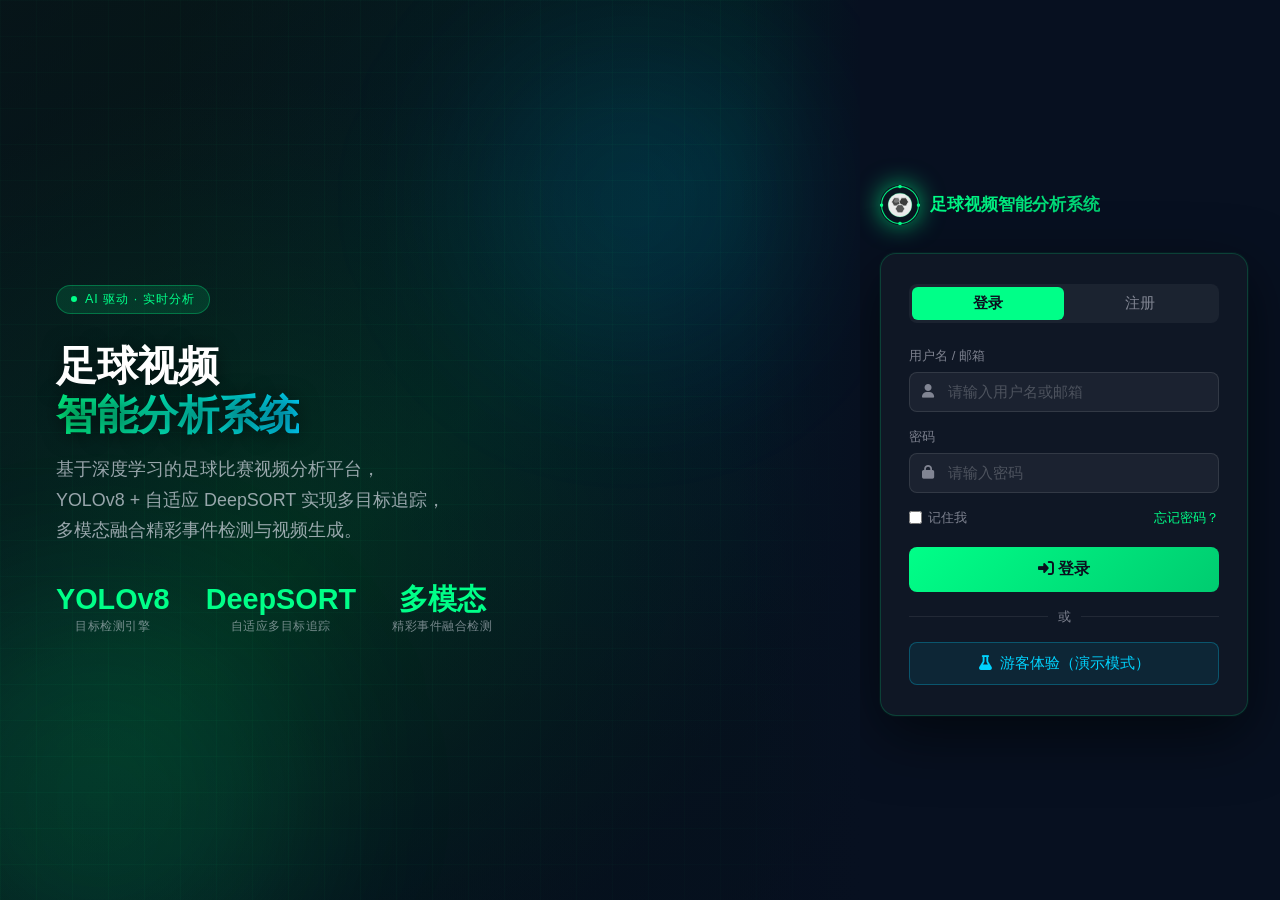
<file: frontend/login.html>
<!DOCTYPE html>
<html lang="zh-CN">
<head>
    <meta charset="UTF-8">
    <meta name="viewport" content="width=device-width, initial-scale=1.0">
    <title>登录 - 足球视频智能分析系统</title>
    <link rel="icon" href="logo-football.svg" type="image/svg+xml">
    <link rel="stylesheet" href="https://cdnjs.cloudflare.com/ajax/libs/font-awesome/6.1.1/css/all.min.css">
    <style>
        * { margin: 0; padding: 0; box-sizing: border-box; }
        :root {
            --primary: #00ff88;
            --primary-dark: #00cc70;
            --accent: #00d4ff;
            --bg-dark: #071020;
            --bg-card: rgba(17,24,39,0.92);
            --bg-border: rgba(0,255,136,0.18);
            --text-primary: #e8eaf6;
            --text-dim: rgba(232,234,246,0.5);
        }

        html, body {
            height: 100%;
            overflow: hidden;
        }

        body {
            background: var(--bg-dark);
            color: var(--text-primary);
            font-family: 'Segoe UI', 'PingFang SC', 'Microsoft YaHei', sans-serif;
        }

        /* ── 自定义滚动条 ── */
        ::-webkit-scrollbar { width: 5px; }
        ::-webkit-scrollbar-track { background: transparent; }
        ::-webkit-scrollbar-thumb { background: rgba(0,255,136,0.25); border-radius: 3px; }
        ::-webkit-scrollbar-thumb:hover { background: rgba(0,255,136,0.45); }
        * { scrollbar-width: thin; scrollbar-color: rgba(0,255,136,0.25) transparent; }

        /* ═══════════════════════════════════════
           主体 - 左图右卡分屏
        ═══════════════════════════════════════ */
        .page-body {
            display: flex;
            height: 100vh;
        }

        /* ── 左侧图片区域 ── */
        .hero-side {
            flex: 1 1 55%;
            position: relative;
            overflow: hidden;
            min-width: 0;
        }

        /* 足球场地科技感背景 */
        .hero-bg {
            position: absolute;
            inset: 0;
            background:
                radial-gradient(ellipse at 30% 60%, rgba(0,80,40,0.55) 0%, transparent 60%),
                radial-gradient(ellipse at 80% 20%, rgba(0,40,80,0.45) 0%, transparent 55%),
                linear-gradient(160deg, #061a10 0%, #071020 50%, #040d1a 100%);
        }

        /* 科技感粒子网格覆盖 */
        .hero-overlay {
            position: absolute;
            inset: 0;
            background:
                linear-gradient(135deg, rgba(7,16,32,0.55) 0%, rgba(0,40,20,0.25) 50%, rgba(7,16,32,0.75) 100%),
                linear-gradient(rgba(0,255,136,0.04) 1px, transparent 1px),
                linear-gradient(90deg, rgba(0,255,136,0.04) 1px, transparent 1px);
            background-size: auto, 36px 36px, 36px 36px;
        }

        /* 右侧渐变遮罩，使卡片区域无缝衔接 */
        .hero-fade {
            position: absolute;
            top: 0; bottom: 0; right: 0;
            width: 120px;
            background: linear-gradient(to right, transparent, var(--bg-dark));
        }

        /* 左侧文字 */
        .hero-content {
            position: relative;
            z-index: 2;
            padding: 60px 60px 40px 56px;
            height: 100%;
            display: flex;
            flex-direction: column;
            justify-content: center;
        }

        .hero-label {
            display: inline-flex;
            align-items: center;
            gap: 8px;
            background: rgba(0,255,136,0.12);
            border: 1px solid rgba(0,255,136,0.30);
            border-radius: 20px;
            padding: 5px 14px;
            font-size: 0.78rem;
            color: var(--primary);
            letter-spacing: 1px;
            margin-bottom: 28px;
            width: fit-content;
        }
        .hero-label span { display: inline-block; width: 6px; height: 6px; border-radius: 50%; background: var(--primary); animation: pulse-dot 1.5s infinite; }

        @keyframes pulse-dot {
            0%,100% { opacity: 1; transform: scale(1); }
            50% { opacity: 0.4; transform: scale(0.7); }
        }

        .hero-title {
            font-size: clamp(1.9rem, 3.2vw, 2.8rem);
            font-weight: 800;
            line-height: 1.2;
            letter-spacing: -0.5px;
            color: #fff;
            text-shadow: 0 2px 20px rgba(0,0,0,0.6);
            margin-bottom: 14px;
        }
        .hero-title em {
            font-style: normal;
            background: linear-gradient(90deg, #00ff88, #00d4ff);
            -webkit-background-clip: text;
            -webkit-text-fill-color: transparent;
            background-clip: text;
        }

        .hero-sub {
            font-size: clamp(0.95rem, 1.4vw, 1.15rem);
            color: rgba(232,234,246,0.65);
            line-height: 1.7;
            max-width: 480px;
            margin-bottom: 40px;
        }

        /* 统计数字 */
        .hero-stats {
            display: flex;
            gap: 36px;
        }
        .stat-item { text-align: center; }
        .stat-num {
            font-size: 1.8rem;
            font-weight: 800;
            color: var(--primary);
            line-height: 1;
        }
        .stat-label {
            font-size: 0.75rem;
            color: var(--text-dim);
            margin-top: 4px;
            letter-spacing: 0.5px;
        }

        /* 光晕装饰 */
        .hero-glow {
            position: absolute;
            border-radius: 50%;
            filter: blur(80px);
            pointer-events: none;
            z-index: 1;
        }
        .hg1 { width: 400px; height: 400px; background: rgba(0,255,136,0.12); bottom: -100px; left: -100px; }
        .hg2 { width: 300px; height: 300px; background: rgba(0,212,255,0.10); top: 50px; right: 80px; }

        /* ── 右侧登录区域 ── */
        .login-side {
            flex: 0 0 420px;
            display: flex;
            flex-direction: column;
            align-items: center;
            justify-content: center;
            padding: 20px 32px 20px 20px;
            position: relative;
            z-index: 10;
            overflow-y: auto;
        }

        .login-inner {
            width: 100%;
            max-width: 380px;
        }

        .login-logo {
            display: flex;
            align-items: center;
            gap: 10px;
            margin-bottom: 28px;
        }
        .login-logo img { width: 40px; height: 40px; filter: drop-shadow(0 0 10px rgba(0,255,136,0.5)); }
        .login-logo h2 {
            font-size: 1.05rem;
            background: linear-gradient(135deg, #00ff88, #00cc70);
            -webkit-background-clip: text;
            -webkit-text-fill-color: transparent;
            background-clip: text;
            font-weight: 700;
        }

        .card {
            background: var(--bg-card);
            border: 1px solid var(--bg-border);
            border-radius: 16px;
            padding: 30px 28px;
            box-shadow: 0 20px 60px rgba(0,0,0,0.55), 0 0 0 1px rgba(0,255,136,0.06);
            backdrop-filter: blur(16px);
        }

        .tab-bar {
            display: flex;
            background: rgba(255,255,255,0.05);
            border-radius: 8px;
            padding: 3px;
            margin-bottom: 24px;
        }
        .tab-btn {
            flex: 1; padding: 7px 0;
            background: none; border: none;
            color: var(--text-dim);
            font-size: 0.92rem; cursor: pointer;
            border-radius: 6px;
            transition: all 0.2s;
        }
        .tab-btn.active {
            background: var(--primary);
            color: #0a0f1e;
            font-weight: 600;
        }

        .form-group { margin-bottom: 16px; }
        .form-group label {
            display: block;
            font-size: 0.82rem;
            color: var(--text-dim);
            margin-bottom: 7px;
        }
        .input-wrap { position: relative; }
        .input-wrap i {
            position: absolute; left: 13px; top: 50%;
            transform: translateY(-50%);
            color: var(--text-dim); font-size: 0.87rem;
        }
        .form-group input {
            width: 100%;
            background: rgba(255,255,255,0.05);
            border: 1px solid rgba(255,255,255,0.10);
            border-radius: 8px;
            padding: 11px 13px 11px 38px;
            color: var(--text-primary);
            font-size: 0.93rem;
            outline: none;
            transition: border-color 0.2s;
        }
        .form-group input:focus { border-color: var(--primary); }
        .form-group input::placeholder { color: rgba(255,255,255,0.22); }
        .form-group input.valid { border-color: var(--primary) !important; }
        .form-group input.invalid { border-color: #ff4c4c !important; }

        .field-hint {
            font-size: 0.76rem;
            margin-top: 4px;
            min-height: 16px;
            transition: color 0.2s;
        }
        .field-hint.ok  { color: var(--primary); }
        .field-hint.err { color: #ff4c4c; }

        .pwd-strength-bar {
            height: 3px; border-radius: 2px;
            margin-top: 5px;
            background: rgba(255,255,255,0.07);
            overflow: hidden;
        }
        .pwd-strength-fill {
            height: 100%; border-radius: 2px;
            width: 0%; transition: width 0.3s, background 0.3s;
        }

        .form-options {
            display: flex; justify-content: space-between; align-items: center;
            margin-bottom: 20px; font-size: 0.82rem;
        }
        .form-options label { display: flex; align-items: center; gap: 6px; cursor: pointer; color: var(--text-dim); }
        .form-options a { color: var(--primary); text-decoration: none; }
        .form-options a:hover { text-decoration: underline; }

        .btn-login {
            width: 100%; padding: 12px;
            background: linear-gradient(135deg, var(--primary), var(--primary-dark));
            color: #0a0f1e; border: none; border-radius: 8px;
            font-size: 0.97rem; font-weight: 700; cursor: pointer;
            transition: transform 0.2s, box-shadow 0.2s;
        }
        .btn-login:hover {
            transform: translateY(-2px);
            box-shadow: 0 8px 24px rgba(0,255,136,0.35);
        }
        .btn-login:active { transform: translateY(0); }

        .divider {
            display: flex; align-items: center; gap: 10px;
            margin: 16px 0; color: var(--text-dim); font-size: 0.82rem;
        }
        .divider::before, .divider::after {
            content: ''; flex: 1; height: 1px; background: rgba(255,255,255,0.08);
        }

        .btn-demo {
            width: 100%; padding: 11px;
            background: rgba(0,212,255,0.08);
            border: 1px solid rgba(0,212,255,0.28);
            border-radius: 8px; color: var(--accent);
            font-size: 0.92rem; cursor: pointer;
            transition: all 0.2s;
            display: flex; align-items: center; justify-content: center; gap: 8px;
        }
        .btn-demo:hover { background: rgba(0,212,255,0.16); }

        .alert {
            padding: 9px 13px; border-radius: 8px;
            font-size: 0.82rem; margin-bottom: 14px; display: none;
        }
        .alert.error { background: rgba(255,76,76,0.1); border: 1px solid rgba(255,76,76,0.3); color: #ff4c4c; }
        .alert.success { background: rgba(0,255,136,0.1); border: 1px solid rgba(0,255,136,0.3); color: var(--primary); }

        #register-form { display: none; }

        /* 响应式 */
        @media (max-width: 800px) {
            .hero-side { display: none; }
            .login-side { flex: 1; padding: 20px; }
        }
    </style>
</head>
<body>

    <!-- ══ 主体 ════════════════════════════════════════════════ -->
    <div class="page-body">

        <!-- 左侧英雄区域 -->
        <div class="hero-side">
            <div class="hero-bg"></div>
            <div class="hero-overlay"></div>
            <div class="hero-glow hg1"></div>
            <div class="hero-glow hg2"></div>
            <div class="hero-fade"></div>

            <div class="hero-content">
                <div class="hero-label">
                    <span></span>
                    AI 驱动 · 实时分析
                </div>

                <h1 class="hero-title">
                    足球视频<br>
                    <em>智能分析系统</em>
                </h1>

                <p class="hero-sub">
                    基于深度学习的足球比赛视频分析平台，<br>
                    YOLOv8 + 自适应 DeepSORT 实现多目标追踪，<br>
                    多模态融合精彩事件检测与视频生成。
                </p>

                <div class="hero-stats">
                    <div class="stat-item">
                        <div class="stat-num">YOLOv8</div>
                        <div class="stat-label">目标检测引擎</div>
                    </div>
                    <div class="stat-item">
                        <div class="stat-num">DeepSORT</div>
                        <div class="stat-label">自适应多目标追踪</div>
                    </div>
                    <div class="stat-item">
                        <div class="stat-num">多模态</div>
                        <div class="stat-label">精彩事件融合检测</div>
                    </div>
                </div>
            </div>
        </div>

        <!-- 右侧登录区域 -->
        <div class="login-side" id="login-section">
            <div class="login-inner">
                <div class="login-logo">
                    <svg xmlns="http://www.w3.org/2000/svg" viewBox="0 0 64 64" width="40" height="40"
                         style="flex-shrink:0;filter:drop-shadow(0 0 12px rgba(0,255,136,0.65))">
                        <defs>
                            <style>@keyframes lgnSpin { to { transform: rotate(360deg); } }</style>
                            <clipPath id="lgn-clip"><circle cx="32" cy="32" r="19"/></clipPath>
                            <filter id="lgn-glow">
                                <feGaussianBlur stdDeviation="1.2" result="b"/>
                                <feMerge><feMergeNode in="b"/><feMergeNode in="SourceGraphic"/></feMerge>
                            </filter>
                        </defs>
                        <circle cx="32" cy="32" r="32" fill="#0a1520"/>
                        <circle cx="32" cy="32" r="29.5" fill="none" stroke="#00ff88" stroke-width="1.8" opacity="0.9"/>
                        <circle cx="32" cy="32" r="29.5" fill="none" stroke="#00ff88" stroke-width="0.8" stroke-dasharray="3 7" opacity="0.4"/>
                        <g filter="url(#lgn-glow)">
                            <circle cx="32"   cy="2.5"  r="2.6" fill="#00ff88"/>
                            <circle cx="61.5" cy="32"   r="2.6" fill="#00ff88"/>
                            <circle cx="32"   cy="61.5" r="2.6" fill="#00ff88"/>
                            <circle cx="2.5"  cy="32"   r="2.6" fill="#00ff88"/>
                        </g>
                        <circle cx="32" cy="32" r="19" fill="#ececec"/>
                        <g style="animation:lgnSpin 4s linear infinite;transform-origin:32px 32px;"
                           clip-path="url(#lgn-clip)">
                            <polygon points="33.5,27 29.75,33.5 22.25,33.5 18.5,27 22.25,20.5 29.75,20.5"
                                     fill="#4a4a4a" stroke="#ececec" stroke-width="1.2"/>
                            <polygon points="45.5,27 41.75,33.5 34.25,33.5 30.5,27 34.25,20.5 41.75,20.5"
                                     fill="#3a3a3a" stroke="#ececec" stroke-width="1.2"/>
                            <polygon points="39.5,38 35.75,44.5 28.25,44.5 24.5,38 28.25,31.5 35.75,31.5"
                                     fill="#555" stroke="#ececec" stroke-width="1.2"/>
                            <ellipse cx="27" cy="25" rx="5" ry="3" fill="white" opacity="0.25" transform="rotate(-20,27,25)"/>
                        </g>
                        <circle cx="32" cy="32" r="19" fill="none" stroke="#00ff88" stroke-width="0.8" opacity="0.55"/>
                    </svg>
                    <h2>足球视频智能分析系统</h2>
                </div>

                <div class="card">
                    <div class="tab-bar">
                        <button class="tab-btn active" id="tab-login" onclick="switchTab('login')">登录</button>
                        <button class="tab-btn" id="tab-register" onclick="switchTab('register')">注册</button>
                    </div>

                    <div id="alert-box" class="alert"></div>

                    <!-- 登录表单 -->
                    <form id="login-form" onsubmit="handleLogin(event)">
                        <div class="form-group">
                            <label>用户名 / 邮箱</label>
                            <div class="input-wrap">
                                <i class="fas fa-user"></i>
                                <input type="text" id="login-username" placeholder="请输入用户名或邮箱" required>
                            </div>
                        </div>
                        <div class="form-group">
                            <label>密码</label>
                            <div class="input-wrap">
                                <i class="fas fa-lock"></i>
                                <input type="password" id="login-password" placeholder="请输入密码" required>
                            </div>
                        </div>
                        <div class="form-options">
                            <label>
                                <input type="checkbox" id="remember-me">
                                记住我
                            </label>
                            <a href="#">忘记密码？</a>
                        </div>
                        <button type="submit" class="btn-login">
                            <i class="fas fa-sign-in-alt"></i> 登录
                        </button>
                    </form>

                    <!-- 注册表单 -->
                    <form id="register-form" onsubmit="handleRegister(event)">
                        <div class="form-group">
                            <label>用户名</label>
                            <div class="input-wrap">
                                <i class="fas fa-user"></i>
                                <input type="text" id="reg-username" placeholder="请输入用户名（4-20字符）" required
                                       minlength="4" maxlength="20" oninput="validateUsername(this)">
                            </div>
                            <div class="field-hint" id="hint-username"></div>
                        </div>
                        <div class="form-group">
                            <label>邮箱</label>
                            <div class="input-wrap">
                                <i class="fas fa-envelope"></i>
                                <input type="email" id="reg-email" placeholder="请输入邮箱地址" required
                                       oninput="validateEmail(this)">
                            </div>
                            <div class="field-hint" id="hint-email"></div>
                        </div>
                        <div class="form-group">
                            <label>密码</label>
                            <div class="input-wrap">
                                <i class="fas fa-lock"></i>
                                <input type="password" id="reg-password" placeholder="请输入密码（至少8位）" required
                                       minlength="8" oninput="validatePassword(this)">
                            </div>
                            <div class="pwd-strength-bar">
                                <div class="pwd-strength-fill" id="pwd-strength-fill"></div>
                            </div>
                            <div class="field-hint" id="hint-password"></div>
                        </div>
                        <div class="form-group">
                            <label>确认密码</label>
                            <div class="input-wrap">
                                <i class="fas fa-lock"></i>
                                <input type="password" id="reg-confirm" placeholder="请再次输入密码" required
                                       oninput="validateConfirm(this)">
                            </div>
                            <div class="field-hint" id="hint-confirm"></div>
                        </div>
                        <button type="submit" class="btn-login" id="reg-submit-btn">
                            <i class="fas fa-user-plus"></i> 立即注册
                        </button>
                    </form>

                    <div class="divider">或</div>
                    <button class="btn-demo" onclick="guestLogin()">
                        <i class="fas fa-flask"></i> 游客体验（演示模式）
                    </button>
                </div>

            </div>
        </div>

    </div><!-- /page-body -->

    <script>

        function switchTab(tab) {
            document.getElementById('login-form').style.display    = tab === 'login'    ? 'block' : 'none';
            document.getElementById('register-form').style.display = tab === 'register' ? 'block' : 'none';
            document.getElementById('tab-login').classList.toggle('active', tab === 'login');
            document.getElementById('tab-register').classList.toggle('active', tab === 'register');
            hideAlert();
        }

        function showAlert(msg, type = 'error') {
            const el = document.getElementById('alert-box');
            el.textContent = msg;
            el.className = 'alert ' + type;
            el.style.display = 'block';
        }
        function hideAlert() {
            document.getElementById('alert-box').style.display = 'none';
        }

        // ── 实时字段验证 ──────────────────────────────────────
        function setFieldState(input, hintId, ok, msg) {
            const hint = document.getElementById(hintId);
            if (ok) {
                input.classList.remove('invalid'); input.classList.add('valid');
                hint.className = 'field-hint ok'; hint.textContent = msg;
            } else {
                input.classList.remove('valid'); input.classList.add('invalid');
                hint.className = 'field-hint err'; hint.textContent = msg;
            }
        }

        function validateUsername(input) {
            const v = input.value.trim();
            if (v.length === 0) { input.className = 'form-group input'; document.getElementById('hint-username').textContent = ''; return false; }
            if (v.length < 4)  { setFieldState(input, 'hint-username', false, '用户名至少4个字符'); return false; }
            if (v.length > 20) { setFieldState(input, 'hint-username', false, '用户名最多20个字符'); return false; }
            if (!/^[a-zA-Z0-9_\u4e00-\u9fa5]+$/.test(v)) { setFieldState(input, 'hint-username', false, '只能包含字母、数字、下划线或中文'); return false; }
            setFieldState(input, 'hint-username', true, '✓ 用户名格式正确'); return true;
        }

        function validateEmail(input) {
            const v = input.value.trim();
            if (v.length === 0) { input.className = 'form-group input'; document.getElementById('hint-email').textContent = ''; return false; }
            if (!/^[^\s@]+@[^\s@]+\.[^\s@]+$/.test(v)) { setFieldState(input, 'hint-email', false, '请输入正确的邮箱格式'); return false; }
            setFieldState(input, 'hint-email', true, '✓ 邮箱格式正确'); return true;
        }

        function validatePassword(input) {
            const v = input.value;
            if (v.length === 0) {
                input.className = 'form-group input';
                document.getElementById('hint-password').textContent = '';
                document.getElementById('pwd-strength-fill').style.width = '0%';
                return false;
            }
            let score = 0;
            if (v.length >= 8)  score++;
            if (v.length >= 12) score++;
            if (/[A-Z]/.test(v)) score++;
            if (/[0-9]/.test(v)) score++;
            if (/[^a-zA-Z0-9]/.test(v)) score++;
            const colors = ['#ff4c4c','#ff9f43','#ffce56','#00d4ff','#00ff88'];
            const labels = ['非常弱','弱','一般','强','非常强'];
            const fill = document.getElementById('pwd-strength-fill');
            fill.style.width = (score * 20) + '%';
            fill.style.background = colors[score - 1] || colors[0];
            if (v.length < 8) { setFieldState(input, 'hint-password', false, '密码至少8位'); return false; }
            setFieldState(input, 'hint-password', true, `密码强度：${labels[score - 1] || '一般'}`);
            const conf = document.getElementById('reg-confirm');
            if (conf.value) validateConfirm(conf);
            return true;
        }

        function validateConfirm(input) {
            const v = input.value;
            if (v.length === 0) { input.className = 'form-group input'; document.getElementById('hint-confirm').textContent = ''; return false; }
            const pwd = document.getElementById('reg-password').value;
            if (v !== pwd) { setFieldState(input, 'hint-confirm', false, '两次密码不一致'); return false; }
            setFieldState(input, 'hint-confirm', true, '✓ 密码一致'); return true;
        }

        // ── 登录 ──────────────────────────────────────────────
        async function handleLogin(e) {
            e.preventDefault();
            const username = document.getElementById('login-username').value.trim();
            const password = document.getElementById('login-password').value;

            try {
                const res = await fetch(`${window.location.origin}/api/auth/login`, {
                    method: 'POST',
                    headers: { 'Content-Type': 'application/json' },
                    body: JSON.stringify({ username, password })
                });
                if (res.ok) {
                    const data = await res.json();
                    localStorage.setItem('auth_user', JSON.stringify(data));
                    showAlert('登录成功，正在跳转..', 'success');
                    setTimeout(() => { window.location.href = 'index.html'; }, 800);
                } else {
                    const err = await res.json().catch(() => ({}));
                    showAlert(err.detail || '用户名或密码错误');
                }
            } catch {
                showAlert('Unable to connect to the local service.');
            }
        }

        // ── 注册 ──────────────────────────────────────────────
        async function handleRegister(e) {
            e.preventDefault();
            const unameEl   = document.getElementById('reg-username');
            const emailEl   = document.getElementById('reg-email');
            const pwdEl     = document.getElementById('reg-password');
            const confirmEl = document.getElementById('reg-confirm');
            const submitBtn = document.getElementById('reg-submit-btn');

            const ok = [
                validateUsername(unameEl),
                validateEmail(emailEl),
                validatePassword(pwdEl),
                validateConfirm(confirmEl),
            ].every(Boolean);

            if (!ok) { showAlert('请修正表单中的错误后再提交'); return; }

            const username = unameEl.value.trim();
            const email    = emailEl.value.trim();
            const password = pwdEl.value;

            submitBtn.disabled = true;
            submitBtn.innerHTML = '<i class="fas fa-spinner fa-spin"></i> 注册中..';
            hideAlert();

            try {
                const res = await fetch(`${window.location.origin}/api/auth/register`, {
                    method: 'POST',
                    headers: { 'Content-Type': 'application/json' },
                    body: JSON.stringify({ username, email, password })
                });
                const data = await res.json().catch(() => ({}));
                if (res.ok) {
                    showAlert('注册成功！即将跳转到登录页..', 'success');
                    document.getElementById('login-username').value = username;
                    setTimeout(() => switchTab('login'), 1500);
                } else if (res.status === 409) {
                    const msg = data.detail || '注册失败';
                    if (msg.includes('用户名')) setFieldState(unameEl, 'hint-username', false, msg);
                    else if (msg.includes('邮箱')) setFieldState(emailEl, 'hint-email', false, msg);
                    showAlert(msg);
                } else {
                    showAlert(data.detail || '注册失败，请稍后重试');
                }
            } catch {
                showAlert('无法连接到服务器，请确认后端服务已启动（端口 9999）');
            } finally {
                submitBtn.disabled = false;
                submitBtn.innerHTML = '<i class="fas fa-user-plus"></i> 立即注册';
            }
        }

        function guestLogin() {
            localStorage.setItem('auth_user', JSON.stringify({ username: '游客', role: 'guest' }));
            window.location.href = 'index.html';
        }

        // 已登录则直接跳转
        if (localStorage.getItem('auth_user')) {
            window.location.href = 'index.html';
        }
    </script>
</body>
</html>
</file>
